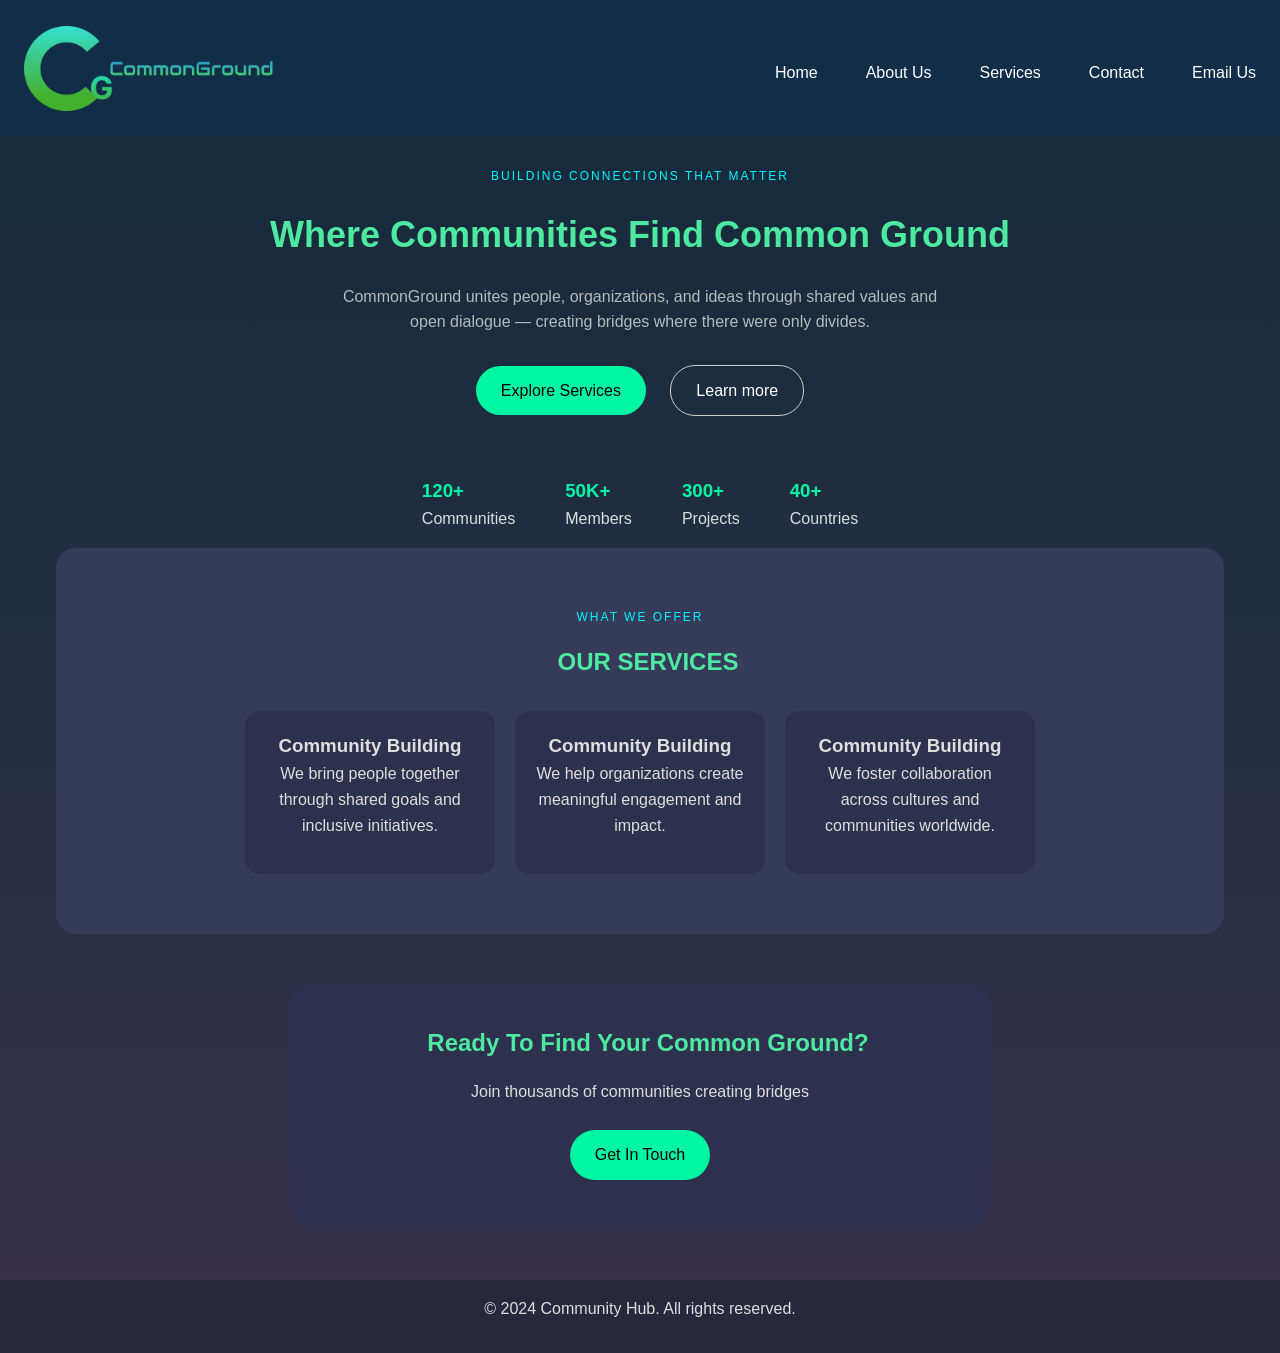
<file: index.html>
<!DOCTYPE html>
<html lang="en">
<head>
    <meta charset="UTF-8">
    <meta name="viewport" content="width=device-width, initial-scale=1.0">
    <link rel="icon" type="image/png" href="Images/fevicon.png">
    <title>CommonGround</title>
    <link rel="stylesheet" href="style.css">

</head>
<body>
    
 

     
    <nav>

         <ul class="sidebar">
            <li onclick=hidesidebar()><a href="" ></a><svg xmlns="http://www.w3.org/2000/svg" height="24px" viewBox="0 -960 960 960" width="24px" fill="#e3e3e3"><path d="m256-200-56-56 224-224-224-224 56-56 224 224 224-224 56 56-224 224 224 224-56 56-224-224-224 224Z"/></svg></li>
            <li><a href="about.html" title="About us">About Us</a></li>
            <li><a href="services.html" title="Our services">Services</a></li>
            <li><a href="contact us.html" title="Contact information">Contact</a></li>
            <li><a href="mailto:bishalrai6633@gmail.com" title="Email us">Email Us</a></li>
        </ul>

        <ul>
            <li><a href="index.html" title="Home page"><img src="Images/logo2.png" alt="CommonGround Logo" style="width: 250px;" id="logo"></a></li>
            <li class="hideonmbile"><a href="index.html" title="Home page">Home</a></li>
            <li class="hideonmbile"><a href="about.html" title="About us">About Us</a></li>
            <li class="hideonmbile"><a href="services.html" title="Our services">Services</a></li>
            <li class="hideonmbile"><a href="contact us.html" title="Contact information">Contact</a></li>
            <li class="hideonmbile"><a href="mailto:bishalrai6633@gmail.com" title="Email us">Email Us</a></li>
            <li class="menubutton" onclick="showsidebar()"><a href="#"></a><svg xmlns="http://www.w3.org/2000/svg" height="24px" viewBox="0 -960 960 960" width="24px" fill="#e3e3e3"><path d="M120-240v-80h720v80H120Zm0-200v-80h720v80H120Zm0-200v-80h720v80H120Z"/></svg></a> </li>
        </ul>




    </nav>
    
    <script>
        function showsidebar(){
            const sidebar = document.querySelector('.sidebar');
            sidebar.style.display = 'flex';
        }

        function hidesidebar(){
            const sidebar = document.querySelector('.sidebar');
            sidebar.style.display = 'none';
        }

    </script>



    <main class="hero">

    <p class="tagline">BUILDING CONNECTIONS THAT MATTER</p>

    <h1>Where Communities Find Common Ground</h1>

    <p class="description">
        CommonGround unites people, organizations, and ideas through shared values and open dialogue — creating bridges where there were only divides.
    </p>

    <div class="buttons">
        <a href="services.html" class="btn primary">Explore Services</a>
        <a href="about.html" class="btn secondary">Learn more</a>
    </div>
    
    <!-- STATS -->
    <div class="stats">
        <div><h3>120+</h3><p>Communities</p></div>
        <div><h3>50K+</h3><p>Members</p></div>
        <div><h3>300+</h3><p>Projects</p></div>
        <div><h3>40+</h3><p>Countries</p></div>
    </div>



<!-- SERVICES -->
    <section class="services">
        <p class="tagline">WHAT WE OFFER</p>
        <h2>OUR SERVICES</h2>

        <div class="cards">
            <div class="card">
                <h3>Community Building</h3>
                <p>We bring people together through shared goals and inclusive initiatives.</p>
            </div>

            <div class="card">
                <h3>Community Building</h3>
                <p>We help organizations create meaningful engagement and impact.</p>
            </div>

            <div class="card">
                <h3>Community Building</h3>
                <p>We foster collaboration across cultures and communities worldwide.</p>
            </div>
        </div>

        
    </section>
    

    <!-- CTA -->
    <section class="cta">
        <h2>Ready To Find Your Common Ground?</h2>
        <p>Join thousands of communities creating bridges</p>
        <a href="contact us.html" class="btn primary">Get In Touch</a>
    </section>

    </main>
    
    <footer>
        <p>&copy; 2024 Community Hub. All rights reserved.</p>
    </footer>
</body>
</html>
</file>
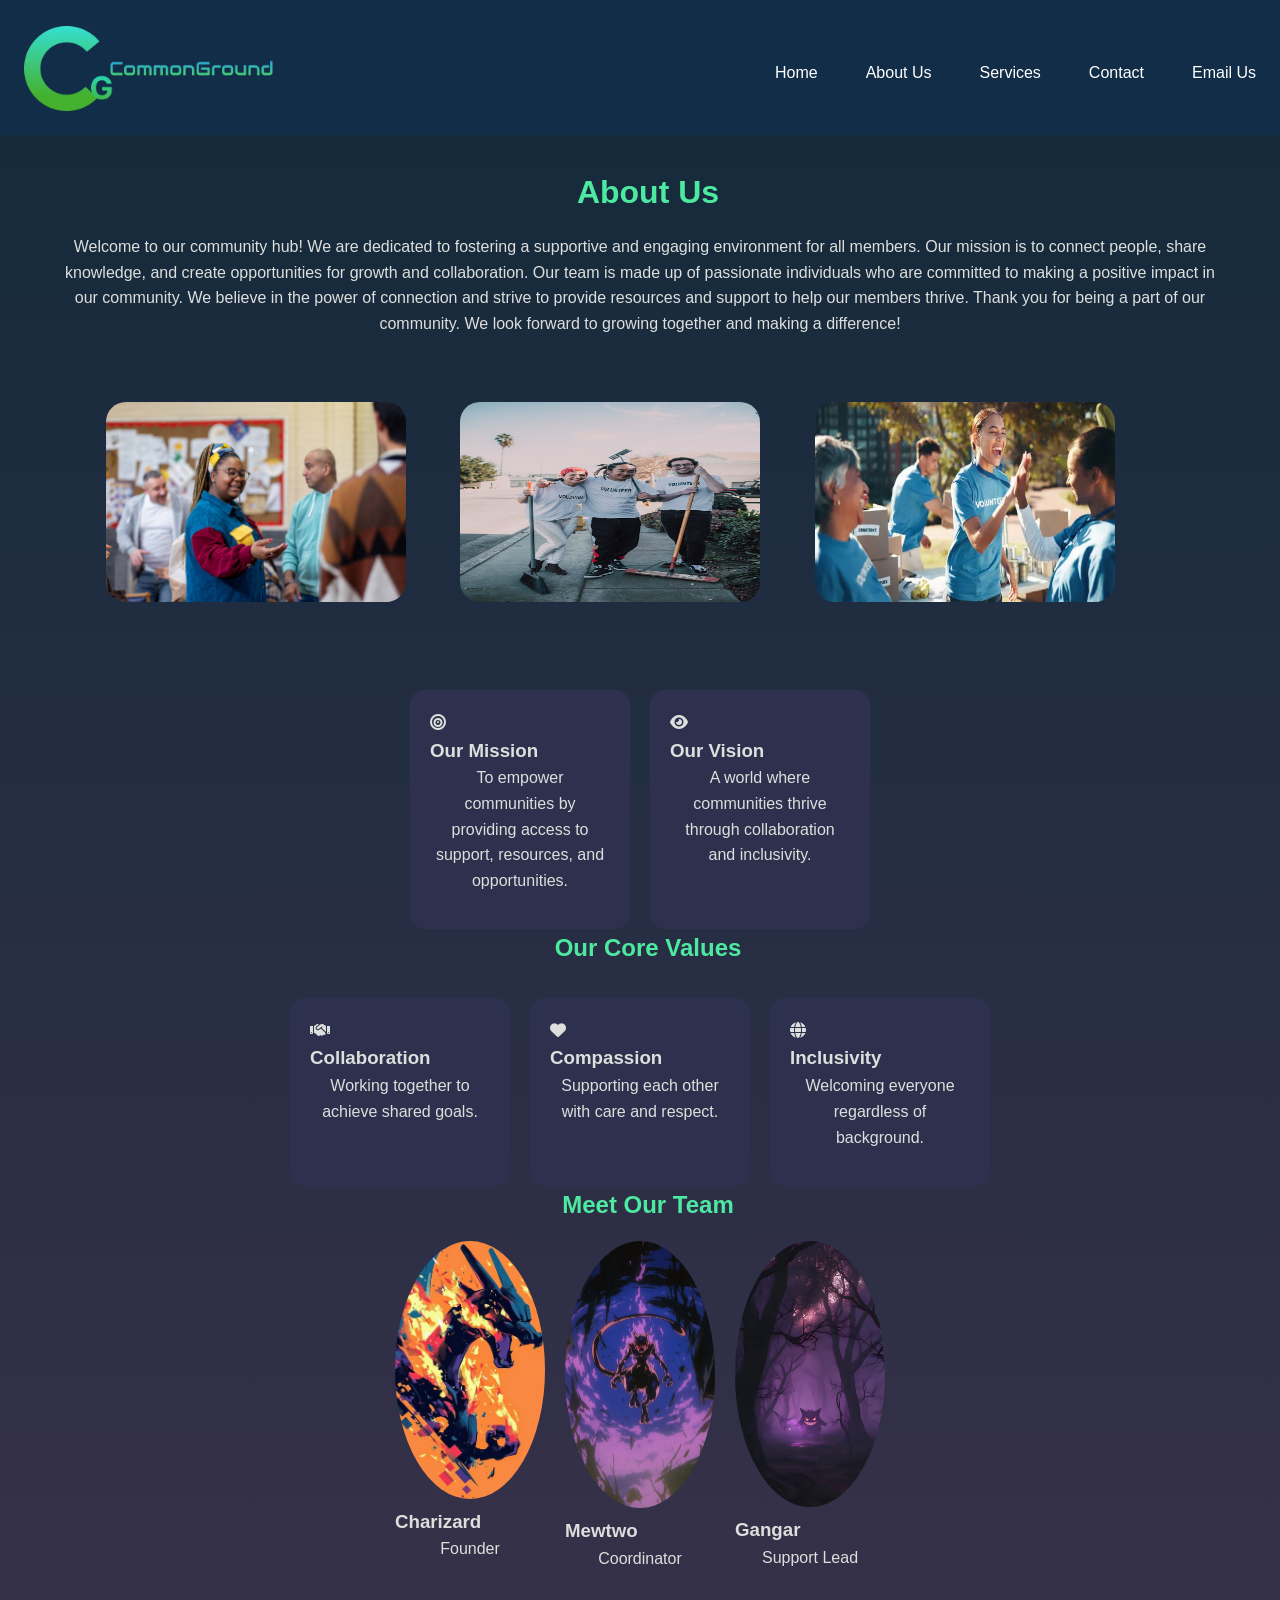
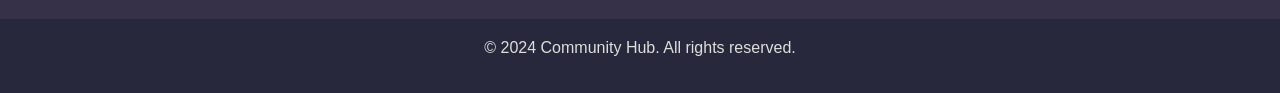
<file: about.html>
<!DOCTYPE html>
<html lang="en">
<head>
    <meta charset="UTF-8">
    <meta name="viewport" content="width=device-width, initial-scale=1.0">
    <link rel="icon" type="image/png" href="Images/fevicon.png">
    <title>CommonGround</title>
    <link rel="stylesheet" href="style.css">
    <link rel="stylesheet" href="https://cdnjs.cloudflare.com/ajax/libs/font-awesome/6.5.0/css/all.min.css">

</head>
<body>
    

    <nav>
        <ul class="sidebar">
            <li onclick=hidesidebar()><a href="" ></a><svg xmlns="http://www.w3.org/2000/svg" height="24px" viewBox="0 -960 960 960" width="24px" fill="#e3e3e3"><path d="m256-200-56-56 224-224-224-224 56-56 224 224 224-224 56 56-224 224 224 224-56 56-224-224-224 224Z"/></svg></li>
            <li><a href="about.html" title="About us">About Us</a></li>
            <li><a href="services.html" title="Our services">Services</a></li>
            <li><a href="contact us.html" title="Contact information">Contact</a></li>
            <li><a href="mailto:bishalrai6633@gmail.com" title="Email us">Email Us</a></li>
        </ul>

        <ul>
            <li><a href="index.html" title="Home page"><img src="Images/logo2.png" alt="CommonGround Logo" style="width: 250px;" id="logo"></a></li>
            <li class="hideonmbile"><a href="index.html" title="Home page">Home</a></li>
            <li class="hideonmbile"><a href="about.html" title="About us">About Us</a></li>
            <li class="hideonmbile"><a href="services.html" title="Our services">Services</a></li>
            <li class="hideonmbile"><a href="contact us.html" title="Contact information">Contact</a></li>
            <li class="hideonmbile"><a href="mailto:bishalrai6633@gmail.com" title="Email us">Email Us</a></li>
            <li class="menubutton" onclick="showsidebar()"><a href="#"></a><svg xmlns="http://www.w3.org/2000/svg" height="24px" viewBox="0 -960 960 960" width="24px" fill="#e3e3e3"><path d="M120-240v-80h720v80H120Zm0-200v-80h720v80H120Zm0-200v-80h720v80H120Z"/></svg></a> </li>
        </ul>




    </nav>

    <script>
        function showsidebar(){
            const sidebar = document.querySelector('.sidebar');
            sidebar.style.display = 'flex';
        }

        function hidesidebar(){
            const sidebar = document.querySelector('.sidebar');
            sidebar.style.display = 'none';
        }

    </script>   

    

    
   
  
<main>           
    <h1 id="about-us">About Us</h1>
    <p>Welcome to our community hub! We are dedicated to fostering a supportive and engaging environment for all members. Our mission is to connect people, share knowledge, and create opportunities for growth and collaboration.
    Our team is made up of passionate individuals who are committed to making a positive impact in our community. We believe in the power of connection and strive to provide resources and support to help our members thrive.
    Thank you for being a part of our community. We look forward to growing together and making a difference!</p>
          
    <div class="Gallery">
        <img src="Images/comunity.jpg" alt="Community Gathering" width ="300px" height="200px">
    </div>

    <div class="Gallery">
        <img src="Images/cm1.jpeg" alt="Community Gathering" width ="300px" height="200px">
    </div>

    <div class="Gallery">
        <img src="Images/cm2.webp" alt="Community Gathering" width ="300px" height="200px">
    </div>


    <div class="values-cards">
        <div class="value-card"> 
            <i class="fas fa-bullseye" ></i> 
            <h3 >Our Mission</h3> 
            <p>To empower communities by providing access to support, resources, and opportunities.</p> 
        </div>
    
    
        <div class="value-card"> 
            <i class="fas fa-eye" ></i> 
            <h3 >Our Vision</h3> 
            <p>A world where communities thrive through collaboration and inclusivity.</p> 
        </div>
    </div>

    <h2>Our Core Values</h2> 
    <div class="values-cards"> 
        <div class="value-card"> 
            <i class="fas fa-handshake"></i> 
            <h3>Collaboration</h3> 
            <p>Working together to achieve shared goals.</p> 
        </div>
        <div class="value-card"> 
            <i class="fas fa-heart"></i> 
            <h3>Compassion</h3> 
            <p>Supporting each other with care and respect.</p> 
        </div> 
        <div class="value-card"> 
            <i class="fas fa-globe"></i> 
            <h3>Inclusivity</h3> 
            <p>Welcoming everyone regardless of background.</p> 
        </div> 
    </div>


    
<h2>Meet Our Team</h2> 
<div class="team-cards"> 
    <div class="team-card"> 
        <img src="Images/carezard.png">
         <h3>Charizard</h3> <p>Founder</p> 
        </div> <div class="team-card"> 
            <img src="Images/mew two.jpg"> 
            <h3>Mewtwo</h3> <p>Coordinator</p> 
        </div> <div class="team-card"> 
            <img src="Images/gangar2.jpg"> 
            <h3>Gangar</h3> 
            <p>Support Lead</p> 
        </div>
 </div>


</main>

    <footer>
        <p>&copy; 2024 Community Hub. All rights reserved.</p>
    </footer>
</body>
</html>
</file>
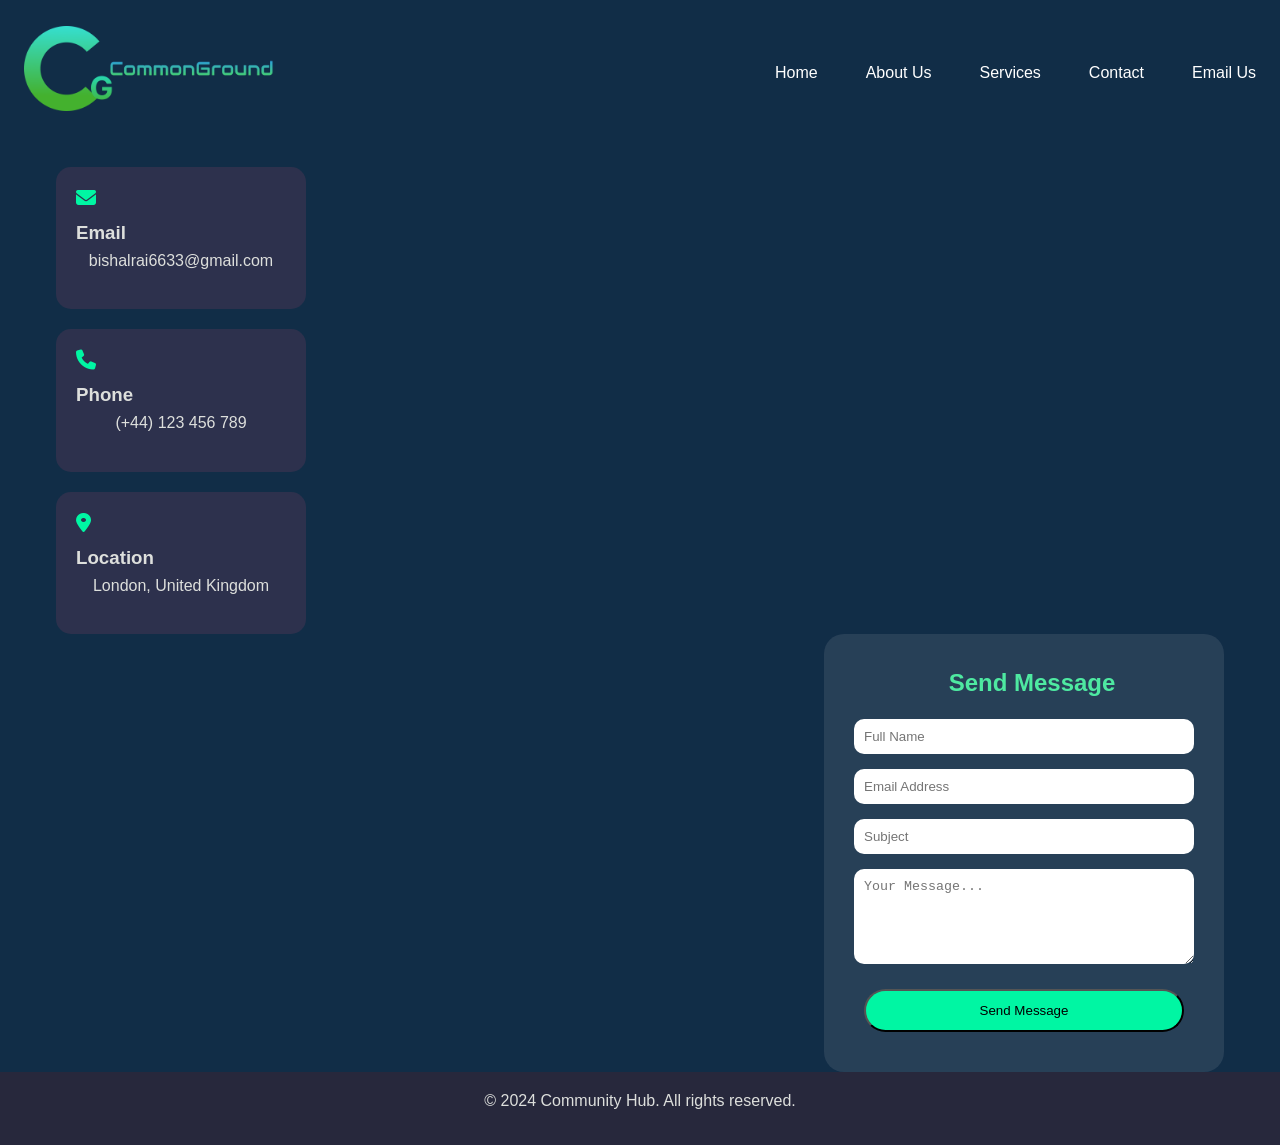
<file: contact us.html>
<!DOCTYPE html>
<html lang="en">
<head>
    <meta charset="UTF-8">
    <meta name="viewport" content="width=device-width, initial-scale=1.0">
    <link rel="icon" type="image/png" href="Images/fevicon.png">
    <title>CommonGround</title>
    <link rel="stylesheet" href="style.css">
    <link rel="stylesheet" href="https://cdnjs.cloudflare.com/ajax/libs/font-awesome/6.5.0/css/all.min.css">


    
</head>
<body>


        <nav>

         <ul class="sidebar">
            <li onclick=hidesidebar()><a href="" ></a><svg xmlns="http://www.w3.org/2000/svg" height="24px" viewBox="0 -960 960 960" width="24px" fill="#e3e3e3"><path d="m256-200-56-56 224-224-224-224 56-56 224 224 224-224 56 56-224 224 224 224-56 56-224-224-224 224Z"/></svg></li>
            <li><a href="about.html" title="About us">About Us</a></li>
            <li><a href="services.html" title="Our services">Services</a></li>
            <li><a href="contact us.html" title="Contact information">Contact</a></li>
            <li><a href="mailto:bishalrai6633@gmail.com" title="Email us">Email Us</a></li>
        </ul>

        <ul>
            <li><a href="index.html" title="Home page"><img src="Images/logo2.png" alt="CommonGround Logo" style="width: 250px;" id="logo"></a></li>
            <li class="hideonmbile"><a href="index.html" title="Home page">Home</a></li>
            <li class="hideonmbile"><a href="about.html" title="About us">About Us</a></li>
            <li class="hideonmbile"><a href="services.html" title="Our services">Services</a></li>
            <li class="hideonmbile"><a href="contact us.html" title="Contact information">Contact</a></li>
            <li class="hideonmbile"><a href="mailto:bishalrai6633@gmail.com" title="Email us">Email Us</a></li>
            <li class="menubutton" onclick="showsidebar()"><a href="#"></a><svg xmlns="http://www.w3.org/2000/svg" height="24px" viewBox="0 -960 960 960" width="24px" fill="#e3e3e3"><path d="M120-240v-80h720v80H120Zm0-200v-80h720v80H120Zm0-200v-80h720v80H120Z"/></svg></a> </li>
        </ul>    

        <script>
        function showsidebar(){
            const sidebar = document.querySelector('.sidebar');
            sidebar.style.display = 'flex';
        }

        function hidesidebar(){
            const sidebar = document.querySelector('.sidebar');
            sidebar.style.display = 'none';
        }

    </script>   

<main>
    <div class="contact-info">
        <div class="info-box"> 
            <i class="fas fa-envelope"></i> 
            <h3>Email</h3> 
            <p>bishalrai6633@gmail.com</p>
         </div>
    
    <div class="info-box"> 
        <i class="fas fa-phone"></i> 
        <h3>Phone</h3> 
        <p>(+44) 123 456 789</p> 
    </div>
    <div class="info-box"> 
        <i class="fas fa-location-dot"></i> 
        <h3>Location</h3> 
        <p>London, United Kingdom</p> 
    </div>
    
    </div>

    <div class="contact-form"> 
        <h2>Send Message</h2> 
        <form action="mailto:bishalrai6633@gmail.com"> 
            <input type="text" name="name" placeholder="Full Name" required> 
            <input type="email" name="email" placeholder="Email Address" required> 
            <input type="text" name="subject" placeholder="Subject" required>

            <textarea name="message" rows="5" placeholder="Your Message..." required></textarea>
            <button type="submit" class="btn primary">Send Message</button> 
        </form>

    </main>
    <footer>
        <p>&copy; 2024 Community Hub. All rights reserved.</p>
    </footer>

</body>
</html>
</file>
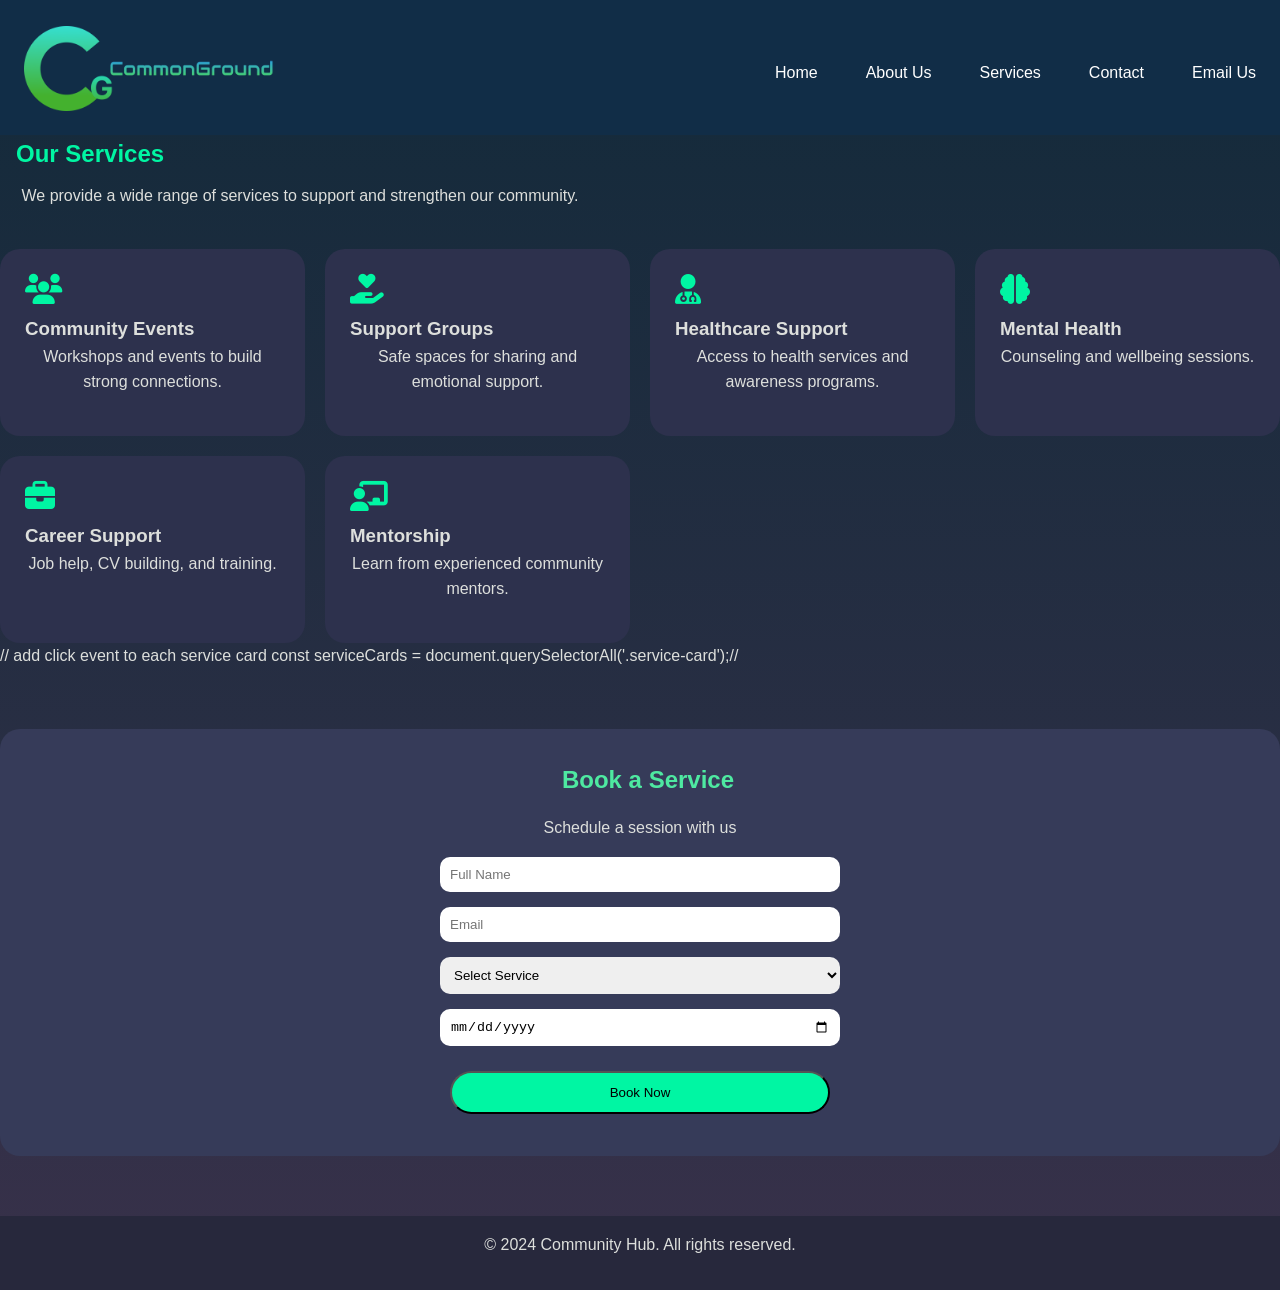
<file: services.html>
<!DOCTYPE html>
<html lang="en">
<head>
    <meta charset="UTF-8">
    <meta name="viewport" content="width=device-width, initial-scale=1.0">
    <title>Services</title>
    <link rel="icon" type="image/png" href="Images/fevicon.png">
    <link rel="stylesheet" href="style.css">
    <link rel="stylesheet" href="https://cdnjs.cloudflare.com/ajax/libs/font-awesome/6.5.0/css/all.min.css">
</head>

<body>
    
  
    <nav>

        <ul class="sidebar">
            <li onclick=hidesidebar()><a href="" ></a><svg xmlns="http://www.w3.org/2000/svg" height="24px" viewBox="0 -960 960 960" width="24px" fill="#e3e3e3"><path d="m256-200-56-56 224-224-224-224 56-56 224 224 224-224 56 56-224 224 224 224-56 56-224-224-224 224Z"/></svg></li>
            <li><a href="about.html" title="About us">About Us</a></li>
            <li><a href="services.html" title="Our services">Services</a></li>
            <li><a href="contact us.html" title="Contact information">Contact</a></li>
            <li><a href="mailto:bishalrai6633@gmail.com" title="Email us">Email Us</a></li>
        </ul>

        <ul>
            <li><a href="index.html" title="Home page"><img src="Images/logo2.png" alt="CommonGround Logo" style="width: 250px;" id="logo"></a></li>
            <li class="hideonmbile"><a href="index.html" title="Home page">Home</a></li>
            <li class="hideonmbile"><a href="about.html" title="About us">About Us</a></li>
            <li class="hideonmbile"><a href="services.html" title="Our services">Services</a></li>
            <li class="hideonmbile"><a href="contact us.html" title="Contact information">Contact</a></li>
            <li class="hideonmbile"><a href="mailto:bishalrai6633@gmail.com" title="Email us">Email Us</a></li>
            <li class="menubutton" onclick="showsidebar()"><a href="#"></a><svg xmlns="http://www.w3.org/2000/svg" height="24px" viewBox="0 -960 960 960" width="24px" fill="#e3e3e3"><path d="M120-240v-80h720v80H120Zm0-200v-80h720v80H120Zm0-200v-80h720v80H120Z"/></svg></a> </li>
        </ul>




    </nav>

    <script>
        function showsidebar(){
            const sidebar = document.querySelector('.sidebar');
            sidebar.style.display = 'flex';
        }

        function hidesidebar(){
            const sidebar = document.querySelector('.sidebar');
            sidebar.style.display = 'none';
        }

    </script>

    <h2 class="section-title">Our Services</h2>
    <p class="section-desc"> We provide a wide range of services to support and strengthen our community. </p>
<div class="services-cards"> 
    <div class="service-card" data-service="Community Events"> 
        <i class="fas fa-users"></i> <h3>Community Events</h3> <p>Workshops and events to build strong connections.</p>
     </div> <div class="service-card" data-service="Support Groups"> <i class="fas fa-hand-holding-heart"></i> 
        <h3>Support Groups</h3> <p>Safe spaces for sharing and emotional support.</p> 
    </div> <div class="service-card" data-service="Healthcare Support"> 
        <i class="fas fa-user-md"></i> <h3>Healthcare Support</h3> 
        <p>Access to health services and awareness programs.</p> </div> 
        <div class="service-card" data-service="Mental Health Support"> 
            <i class="fas fa-brain"></i> <h3>Mental Health</h3> <p>Counseling and wellbeing sessions.</p> </div> <div class="service-card" data-service="Career Support"> <i class="fas fa-briefcase"></i> <h3>Career Support</h3> <p>Job help, CV building, and training.</p> </div> <div class="service-card" data-service="Mentorship Program"> <i class="fas fa-chalkboard-teacher"></i> <h3>Mentorship</h3> <p>Learn from experienced community mentors.</p> </div> </div>


            // add click event to each service card
            const serviceCards = document.querySelectorAll('.service-card');//

<!-- BOOKING SECTION -->
<section class="booking">
    <h2>Book a Service</h2>
    <p>Schedule a session with us</p>

    <form class="booking-form" action="booking.php" method="POST">
        <input type="text" name="name" placeholder="Full Name" required>
        <input type="email" name="email" placeholder="Email" required>

        <select name="service" id="serviceSelect" required>
            <option value="">Select Service</option>
            <option>Healthcare Support</option>
            <option>Mental Health Support</option>
            <option>Mentorship Program</option>
            <option>Community Event</option>
            <option>Support Groups</option>
            <option>Career Support</option>
        </select>

        <input type="date" name="date" required>

        <button type="submit" class="btn primary">Book Now</button>
    </form>
</section>

</main>

    <footer>
        <p>&copy; 2024 Community Hub. All rights reserved.</p>
    </footer>
</body>
</html>
</file>
<file: style.css>
* {
            margin: 0;
            padding: 0;
            box-sizing: border-box;
        }
        
        body {
            background : linear-gradient(to bottom, #122A3A, #38314A);
            font-family: Arial, sans-serif;
            line-height: 1.6;
            color: #dddfdc;
        }
        
        header {
            background: linear-gradient(to bottom, #38314A, #112D47);
            color: rgb(0, 236, 118);
            padding: 1rem 0;
            text-align: center;
        }
        
        nav {
            background: linear-gradient(to bottom, #112D47, #112D47);
            overflow: hidden;
        }

        nav ul {
            width: 100%;
            list-style: none;
            display: flex;
            align-items: center;
            justify-content: center;
        }

        nav li {
            height: 50%;
        }
        
        nav a {
            float: left;
            display: block;
            color: white;
            text-align: center;
            padding: 1rem 1.5rem;
            text-decoration: none;
            transition: background-color 0.3s;
            margin-top: 10px;
            
        }
        
        nav a:hover {
            color: #00F6FF;
            font-size: 20px;
            text-align: center;
        }

        nav li:first-child  {
            margin-right: auto;
        }




        .sidebar {
            position: fixed;
            top: 0;
            right: 0;
            height: 400px;
            width: 250px;
            z-index: 999;
            background-color: rgba(130, 150, 160, 0.096);
            backdrop-filter: blur(10px);
            box-shadow: -10px 0 10px rgba(0, 0, 0, 0.1);
            display: none;
            flex-direction: column;
            align-items: flex-start;
            justify-content: flex-start;

        }

        .sidebar li{
            width: 100%;
        }

        .sidebar a {
            width: 100%;
        }

        


        main {
            max-width: 1200px;
            margin: 2rem auto;
            padding: 0 1rem;
        }
        
        section {
            margin-bottom: 2rem;
            padding: 2rem;
            background-color: #363B59;
            border-radius: 20px;
            box-shadow:-100px, 10px,5px ;
        }
        


        ---------------------------
        .hero {
    text-align: center;
    padding: 80px 20px;
}

.tagline {
    color: #00F6FF;
    font-size: 12px;
    letter-spacing: 2px;
}

.hero h1 {
    font-size: 36px;
    margin: 20px 0;
}

.description {
    max-width: 600px;
    margin: auto;
    opacity: 0.8;
}

/* BUTTONS */
.buttons {
    margin-top: 20px;
    text-align: center;
}

.btn {
    padding: 12px 25px;
    border-radius: 25px;
    text-decoration: none;
    margin: 10px;
    display: inline-block;
    transition: 0.3s;
}

.primary {
    background: #00F6A3;
    color: black;
    
}

.primary:hover {
    background: #78e6c1;
}

.secondary {
    border: 1px solid #ccc;
    color: white;
   
}

.secondary:hover {
    background: rgba(255,255,255,0.1);
}

/* STATS */
.stats {
    display: flex;
    justify-content: center;
    gap: 50px;
    margin-top: 50px;
}

.stats h3 {
    color: #00F6A3;
}

/* SERVICES */
.services {
    text-align: center;
    padding: 60px 20px;
}

.cards {
    display: flex;
    justify-content: center;
    gap: 20px;
    margin-top: 30px;
}

.card {
    background: #2d314d;
    padding: 20px;
    border-radius: 15px;
    width: 250px;
    transition: 0.3s;
}

.card:hover {
    transform: translateY(-5px);
}

/* VIEW BUTTON */
.view-btn {
    margin-top: 20px;
    padding: 10px 20px;
    border-radius: 20px;
    border: none;
    cursor: pointer;
}

/* CTA */
.cta {
    text-align: center;
    background: #2d314d;
    margin: 50px auto;
    padding: 40px;
    border-radius: 20px;
    width: 60%;
}




----------------------------------






         h2#center {
            margin-bottom: 1rem;
            text-align: center;
         }


         h2#right {
            margin-bottom: 1rem;
            text-align: right;
         }

        h1, h2  {
            color: #4EE9A1;
            margin-bottom: 1rem;
            text-align: center;
            margin-left: 1rem;

            
        }

        p {
            color: #dddfdc;
            margin-bottom: 1rem;
            text-align: center;
        }

      h3#mission {
            color: #00F6A3;
            margin-bottom: 1rem;
            text-align: center;
        }
        
        
        h5 {
            color: linear-gradient(to right, #14fd91, #8ce9ec);
            margin-bottom: 1rem;
            text-align: center;
        }

       
      

       
        footer {
            background-color: #27283C;
            color: white;
            text-align: center;
            padding: 1rem 0;
            margin-top: 2rem;
            display: block;
            clear : both;
        }

        #img1 {
                margin-right: 10px;
                margin-top: 30px;
                margin-left: 100px;
                border-radius: 30px;

        }


       
        .menubutton{
            display: none;
        }
            
        .Gallery {
            display: inline-block;
            margin: 50px;
            width: 250px;
        }


        .Gallery img {
            border-radius: 20px;
        }
        

        /* SERVICES PAGE */
.services-page {
    padding: 60px 20px;
}

.section-title {
    text-align: left;
    color: #00F6A3;
    margin-bottom: 10px;
}

.section-desc {
    margin-bottom: 20px;
    max-width: 600px;
}


/* SERVICES CARDS */
.services-page {
    padding: 60px 20px;
    text-align: center;
}

.section-title {
    color: #00F6A3;
}

.services-cards {
    display: grid;
    grid-template-columns: repeat(auto-fit, minmax(250px, 1fr));
    gap: 20px;
    margin-top: 40px;
}

.service-card {
    background: #2d314d;
    padding: 25px;
    border-radius: 20px;
    cursor: pointer;
    transition: 0.3s;
}

.service-card i {
    font-size: 30px;
    color: #00F6A3;
    margin-bottom: 10px;
}

.service-card:hover {
    transform: translateY(-8px) scale(1.03);
    background: #383e68;
}

.booking {
    margin: 60px auto;
    text-align: center;
}

.booking-form {
    display: flex;
    flex-direction: column;
    gap: 15px;
    max-width: 400px;
    margin: auto;
}

.booking-form input,
.booking-form select {
    padding: 10px;
    border-radius: 10px;
    border: none;
}


/* CONTACT HERO */
.contact-hero {
    text-align: center;
    padding: 60px 20px;
}

.contact-hero h1 {
    font-size: 36px;
}

/* MAIN CONTACT LAYOUT */
.contact-container {
    display: flex;
    justify-content: space-between;
    gap: 10px;
    padding: 10px;
}

/* INFO SIDE */
.contact-info {
    display: flex;
    flex-direction: column;
    gap: 20px;
}

.info-box {
    background: #2d314d;
    padding: 20px;
    border-radius: 15px;
    width: 250px;
}

.info-box i {
    font-size: 20px;
    color: #00F6A3;
    margin-bottom: 10px;
}

/* FORM */
.contact-form {
    background: #c0c1ce1f;
    padding: 30px;
    border-radius: 20px;
    width: 400px;
    float: right;
}

.contact-form form {
    display: flex;
    flex-direction: column;
    gap: 15px;
}

.contact-form input,
.contact-form textarea {
    padding: 10px;
    border-radius: 10px;
    border: none;
}

/* MAP */
.map {
    margin-top: 40px;
}


/* HERO */
.about-hero {
    text-align: center;
    padding: 60px 20px;
}

/* STORY */
.about-story {
    display: flex;
    align-items: center;
    gap: 40px;
    padding: 40px;
}

.about-image img {
    width: 300px;
    border-radius: 20px;
}

/* MISSION */
.mission {
    display: flex;
    justify-content: center;
    gap: 20px;
    padding: 40px;
}

.mission-box {
    background: #2d314d;
    padding: 20px;
    border-radius: 15px;
    text-align: center;
    width: 250px;
}

/* VALUES */
.values {
    text-align: center;
    padding: 40px;
}

.values-cards {
    display: flex;
    justify-content: center;
    gap: 20px;
    margin-top: 30px;
}

.value-card {
    background: #2d314d;
    padding: 20px;
    border-radius: 15px;
    width: 220px;
}

/* TEAM */
.team {
    text-align: center;
    padding: 40px;
}

.team-cards {
    display: flex;
    justify-content: center;
    gap: 20px;
}

.team-card img {
    width: 150px;
    border-radius: 50%;
}

/* CTA */
.about-cta {
    text-align: center;
    padding: 50px;
    background: #2d314d;
    border-radius: 20px;
    margin: 40px;
}







/* RESPONSIVE */
@media (max-width: 768px) {
    .services-content, .contact-container {
        flex-direction: column;
    }

    .services-images img {
        width: 100%;
    }
}


 @media screeen and (max-width: 768px) {
     nav a, section, .hero, .services,.about-story, .mission, .values-cards, .team-cards {
                float: none;
                display: block;
                text-align: left;
            }
           
        }   

@media (max-width: 800px) {
            .hideonmbile {
                display: none;
            }
            .menubutton {
                display: block;
            }
        }
</file>
